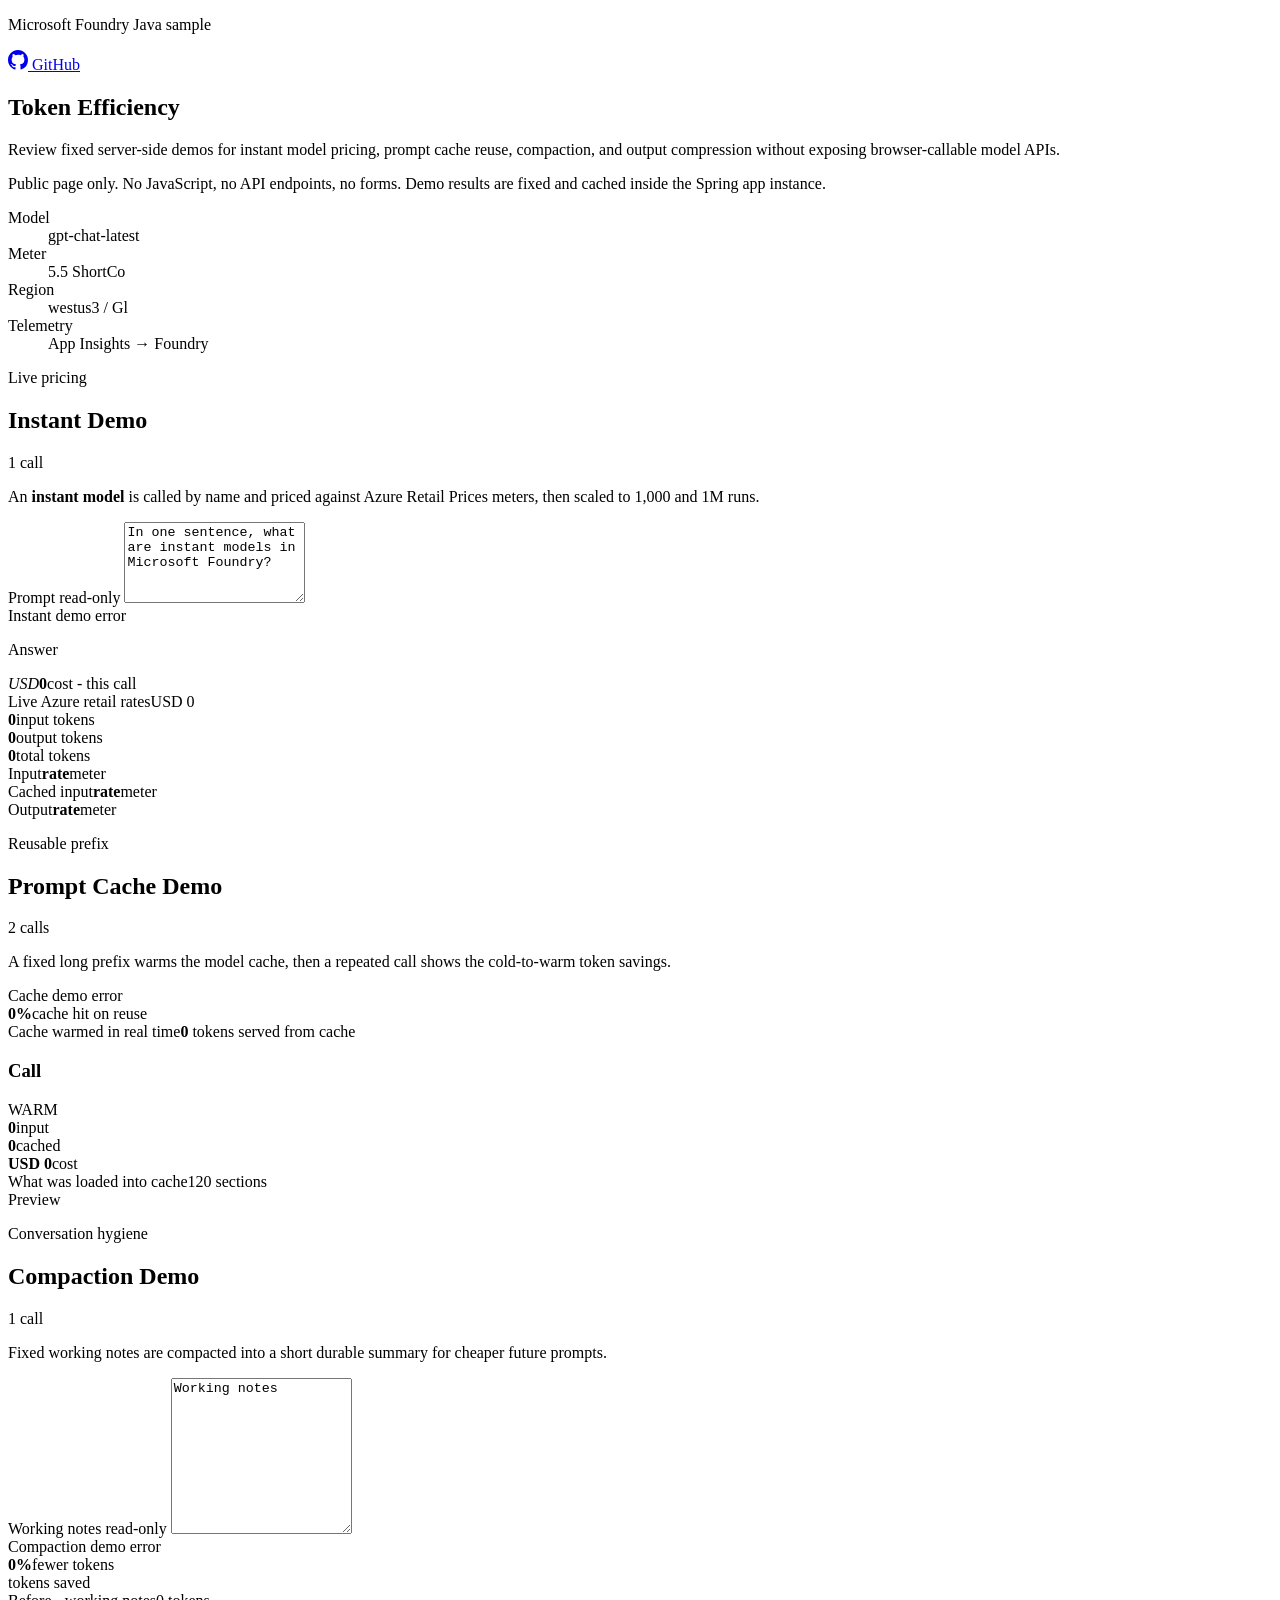
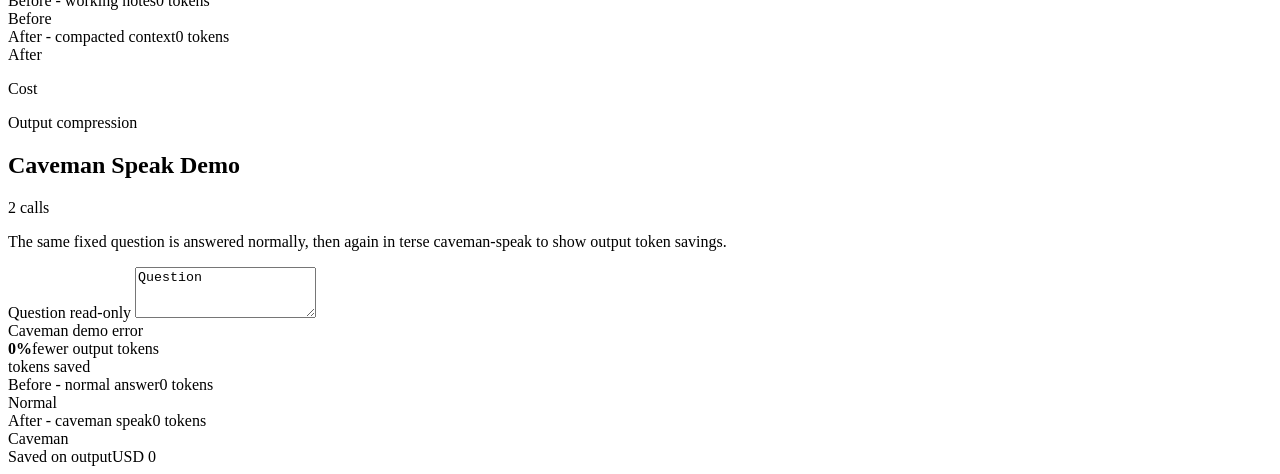
<file: src/main/resources/templates/index.html>
<!doctype html>
<html lang="en" xmlns:th="http://www.thymeleaf.org">
<head>
    <meta charset="utf-8">
    <meta name="viewport" content="width=device-width, initial-scale=1">
    <title>Token Efficiency</title>
    <link rel="stylesheet" th:href="@{/styles.css(v='20260708-server-rendered')}">
</head>
<body>
    <main class="shell">
        <section class="intro" aria-labelledby="page-title">
            <div>
                <div class="intro-top">
                    <p class="eyebrow">Microsoft Foundry Java sample</p>
                    <a class="github-link" href="https://github.com/roryp/instantmodels" target="_blank" rel="noopener noreferrer" aria-label="View source on GitHub (opens in a new tab)" title="View source on GitHub">
                        <svg viewBox="0 0 16 16" width="20" height="20" aria-hidden="true" focusable="false" fill="currentColor">
                            <path d="M8 0C3.58 0 0 3.58 0 8c0 3.54 2.29 6.53 5.47 7.59.4.07.55-.17.55-.38 0-.19-.01-.82-.01-1.49-2.01.37-2.53-.49-2.69-.94-.09-.23-.48-.94-.82-1.13-.28-.15-.68-.52-.01-.53.63-.01 1.08.58 1.23.82.72 1.21 1.87.87 2.33.66.07-.52.28-.87.51-1.07-1.78-.2-3.64-.89-3.64-3.95 0-.87.31-1.59.82-2.15-.08-.2-.36-1.02.08-2.12 0 0 .67-.21 2.2.82a7.65 7.65 0 0 1 2-.27c.68 0 1.36.09 2 .27 1.53-1.04 2.2-.82 2.2-.82.44 1.1.16 1.92.08 2.12.51.56.82 1.27.82 2.15 0 3.07-1.87 3.75-3.65 3.95.29.25.54.73.54 1.48 0 1.07-.01 1.93-.01 2.2 0 .21.15.46.55.38A8.013 8.013 0 0 0 16 8c0-4.42-3.58-8-8-8z"></path>
                        </svg>
                        <span>GitHub</span>
                    </a>
                </div>
                <h1 id="page-title">Token Efficiency</h1>
                <p class="lede">Review fixed server-side demos for instant model pricing, prompt cache reuse, compaction, and output compression without exposing browser-callable model APIs.</p>
                <p class="security-note">Public page only. No JavaScript, no API endpoints, no forms. Demo results are fixed and cached inside the Spring app instance.</p>
            </div>
            <dl class="config-strip" aria-label="Runtime configuration">
                <div><dt>Model</dt><dd th:text="${modelValue}">gpt-chat-latest</dd></div>
                <div><dt>Meter</dt><dd th:text="${meterValue}">5.5 ShortCo</dd></div>
                <div><dt>Region</dt><dd th:text="${regionValue}">westus3 / Gl</dd></div>
                <div><dt>Telemetry</dt><dd>App Insights &rarr; Foundry</dd></div>
            </dl>
        </section>

        <section class="workspace" aria-label="Demo output">
            <article class="panel instant-panel">
                <div class="panel-heading">
                    <div>
                        <p class="eyebrow">Live pricing</p>
                        <h2>Instant Demo</h2>
                    </div>
                    <span class="chip">1 call</span>
                </div>
                <p class="panel-copy">An <strong>instant model</strong> is called by name and priced against Azure Retail Prices meters, then scaled to 1,000 and 1M runs.</p>
                <label for="promptBox">Prompt <span class="field-lock" title="This prompt is fixed and cannot be edited">read-only</span></label>
                <textarea id="promptBox" rows="5" readonly aria-readonly="true" th:text="${instantPrompt}">In one sentence, what are instant models in Microsoft Foundry?</textarea>
                <div class="result error" th:if="${instantError != null}" th:text="${instantError}">Instant demo error</div>
                <div class="result" th:if="${instant != null}">
                    <p class="answer" th:text="${instant.response}">Answer</p>
                    <div class="price-headline">
                        <div class="price-figure"><em th:text="${instant.cost.currencyCode}">USD</em><strong th:text="${instant.cost.total}">0</strong><span>cost - this call</span></div>
                        <div class="price-meta"><span class="price-live"><span class="live-dot"></span>Live Azure retail rates</span><span class="price-scale" th:text="${instant.cost.currencyCode + ' ' + instant.cost.total}">USD 0</span></div>
                    </div>
                    <div class="metrics">
                        <div class="metric"><strong th:text="${instant.usage.inputTokens}">0</strong><span>input tokens</span></div>
                        <div class="metric"><strong th:text="${instant.usage.outputTokens}">0</strong><span>output tokens</span></div>
                        <div class="metric"><strong th:text="${instant.usage.totalTokens}">0</strong><span>total tokens</span></div>
                    </div>
                    <div class="rate-cards">
                        <div class="rate-card rate-mid"><span class="rate-label">Input</span><strong class="rate-value" th:text="${instant.pricing.inputRate}">rate</strong><span class="rate-meter" th:text="${instant.pricing.inputMeter}">meter</span></div>
                        <div class="rate-card rate-cheap"><span class="rate-label">Cached input</span><strong class="rate-value" th:text="${instant.pricing.cachedInputRate}">rate</strong><span class="rate-meter" th:text="${instant.pricing.cachedInputMeter}">meter</span></div>
                        <div class="rate-card rate-hot"><span class="rate-label">Output</span><strong class="rate-value" th:text="${instant.pricing.outputRate}">rate</strong><span class="rate-meter" th:text="${instant.pricing.outputMeter}">meter</span></div>
                    </div>
                </div>
            </article>

            <article class="panel cache-panel">
                <div class="panel-heading"><div><p class="eyebrow">Reusable prefix</p><h2>Prompt Cache Demo</h2></div><span class="chip">2 calls</span></div>
                <p class="panel-copy">A fixed long prefix warms the model cache, then a repeated call shows the cold-to-warm token savings.</p>
                <div class="result error" th:if="${cacheError != null}" th:text="${cacheError}">Cache demo error</div>
                <div class="result" th:if="${cache != null}">
                    <div class="cache-headline">
                        <div class="cache-figure"><strong th:text="${#numbers.formatDecimal(cache.calls[1].cache.cacheHitRate, 1, 2) + '%'}">0%</strong><span>cache hit on reuse</span></div>
                        <div class="cache-headline-meta"><span class="cache-live"><span class="live-dot warm"></span>Cache warmed in real time</span><span class="cache-saved"><strong th:text="${cache.calls[1].cache.cachedInputTokens}">0</strong> tokens served from cache</span></div>
                    </div>
                    <div class="cache-compare">
                        <section class="cache-call" th:each="call, callState : ${cache.calls}" th:classappend="${callState.index == 0} ? ' cache-call-cold' : ' cache-call-warm'">
                            <div class="cache-call-head"><h3 th:text="${call.label}">Call</h3><span class="temp-badge" th:classappend="${callState.index == 0} ? ' temp-cold' : ' temp-warm'" th:text="${callState.index == 0} ? 'COLD' : 'WARM'">WARM</span></div>
                            <div class="cache-call-metrics">
                                <div><strong th:text="${call.usage.inputTokens}">0</strong><span>input</span></div>
                                <div><strong th:text="${call.cache.cachedInputTokens}">0</strong><span>cached</span></div>
                                <div><strong th:text="${call.cost.currencyCode + ' ' + call.cost.total}">USD 0</strong><span>cost</span></div>
                            </div>
                        </section>
                    </div>
                    <div class="cache-loaded"><div class="cache-loaded-head"><span class="cache-loaded-title">What was loaded into cache</span><span class="cache-loaded-meta" th:text="${cache.referenceSections + ' stable sections - ' + cache.promptCharacters + ' characters'}">120 sections</span></div><div class="cache-preview" th:text="${cache.promptPreview}">Preview</div></div>
                </div>
            </article>

            <article class="panel compact-panel">
                <div class="panel-heading"><div><p class="eyebrow">Conversation hygiene</p><h2>Compaction Demo</h2></div><span class="chip">1 call</span></div>
                <p class="panel-copy">Fixed working notes are compacted into a short durable summary for cheaper future prompts.</p>
                <label for="compactPromptBox">Working notes <span class="field-lock" title="These notes are a fixed sample and cannot be edited">read-only</span></label>
                <textarea id="compactPromptBox" rows="10" readonly aria-readonly="true" th:text="${compactPrompt}">Working notes</textarea>
                <div class="result error" th:if="${compactError != null}" th:text="${compactError}">Compaction demo error</div>
                <div class="result" th:if="${compact != null}">
                    <div class="compaction-headline"><div class="headline-figure"><strong th:text="${#numbers.formatDecimal(compact.compaction.tokenReductionRate, 1, 0) + '%'}">0%</strong><span>fewer tokens</span></div><div class="headline-meta"><span class="headline-saved" th:text="${compact.compaction.tokensSaved + ' tokens reclaimed on every future reuse'}">tokens saved</span></div></div>
                    <div class="compaction-columns">
                        <div class="text-col text-before"><div class="text-col-head"><span class="text-col-label">Before - working notes</span><span class="text-col-count" th:text="${compact.compaction.sourceTokens + ' tokens'}">0 tokens</span></div><div class="text-body" th:text="${compact.prompt}">Before</div></div>
                        <div class="text-col text-after"><div class="text-col-head"><span class="text-col-label">After - compacted context</span><span class="text-col-count" th:text="${compact.compaction.compactedTokens + ' tokens'}">0 tokens</span></div><div class="text-body" th:text="${compact.compactedPrompt}">After</div></div>
                    </div>
                    <p class="fine-print" th:text="${'Estimated compaction cost: ' + compact.cost.currencyCode + ' ' + compact.cost.total}">Cost</p>
                </div>
            </article>

            <article class="panel caveman-panel">
                <div class="panel-heading"><div><p class="eyebrow">Output compression</p><h2>Caveman Speak Demo</h2></div><span class="chip">2 calls</span></div>
                <p class="panel-copy">The same fixed question is answered normally, then again in terse caveman-speak to show output token savings.</p>
                <label for="cavemanPromptBox">Question <span class="field-lock" title="This question is fixed and cannot be edited">read-only</span></label>
                <textarea id="cavemanPromptBox" rows="3" readonly aria-readonly="true" th:text="${cavemanPrompt}">Question</textarea>
                <div class="result error" th:if="${cavemanError != null}" th:text="${cavemanError}">Caveman demo error</div>
                <div class="result" th:if="${caveman != null}">
                    <div class="compaction-headline caveman-headline"><div class="headline-figure"><strong th:text="${#numbers.formatDecimal(caveman.caveman.tokenReductionRate, 1, 0) + '%'}">0%</strong><span>fewer output tokens</span></div><div class="headline-meta"><span class="headline-saved" th:text="${caveman.caveman.tokensSaved + ' output tokens dropped - same technical answer'}">tokens saved</span></div></div>
                    <div class="caveman-columns">
                        <div class="text-col text-before"><div class="text-col-head"><span class="text-col-label">Before - normal answer</span><span class="text-col-count" th:text="${caveman.caveman.normalOutputTokens + ' output tokens'}">0 tokens</span></div><div class="text-body" th:text="${caveman.normalResponse}">Normal</div></div>
                        <div class="text-col text-after"><div class="text-col-head"><span class="text-col-label">After - caveman speak</span><span class="text-col-count" th:text="${caveman.caveman.cavemanOutputTokens + ' output tokens'}">0 tokens</span></div><div class="text-body" th:text="${caveman.cavemanResponse}">Caveman</div></div>
                    </div>
                    <div class="cache-savings"><span class="cache-savings-label">Saved on output</span><span class="cache-savings-value" th:text="${caveman.pricing.currencyCode + ' ' + caveman.outputCostSaved}">USD 0</span></div>
                </div>
            </article>
        </section>
    </main>
</body>
</html>
</file>
